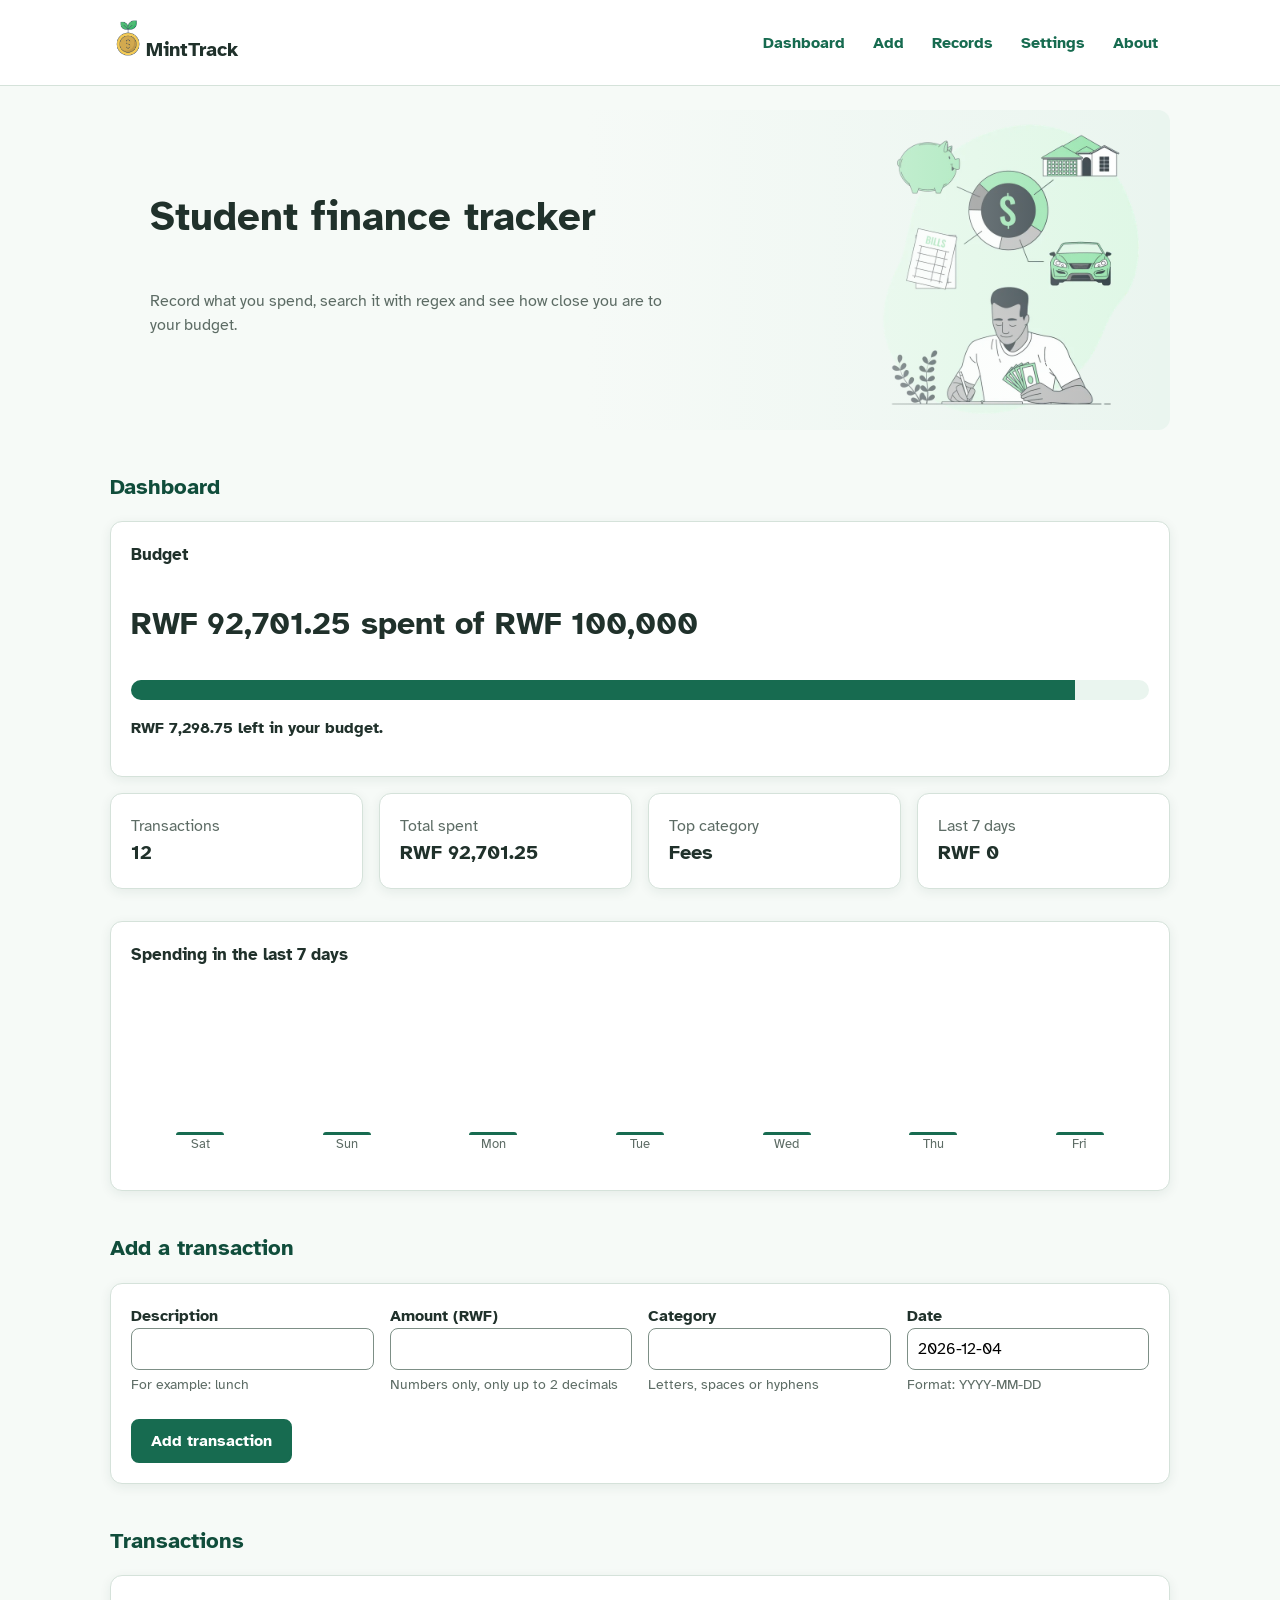
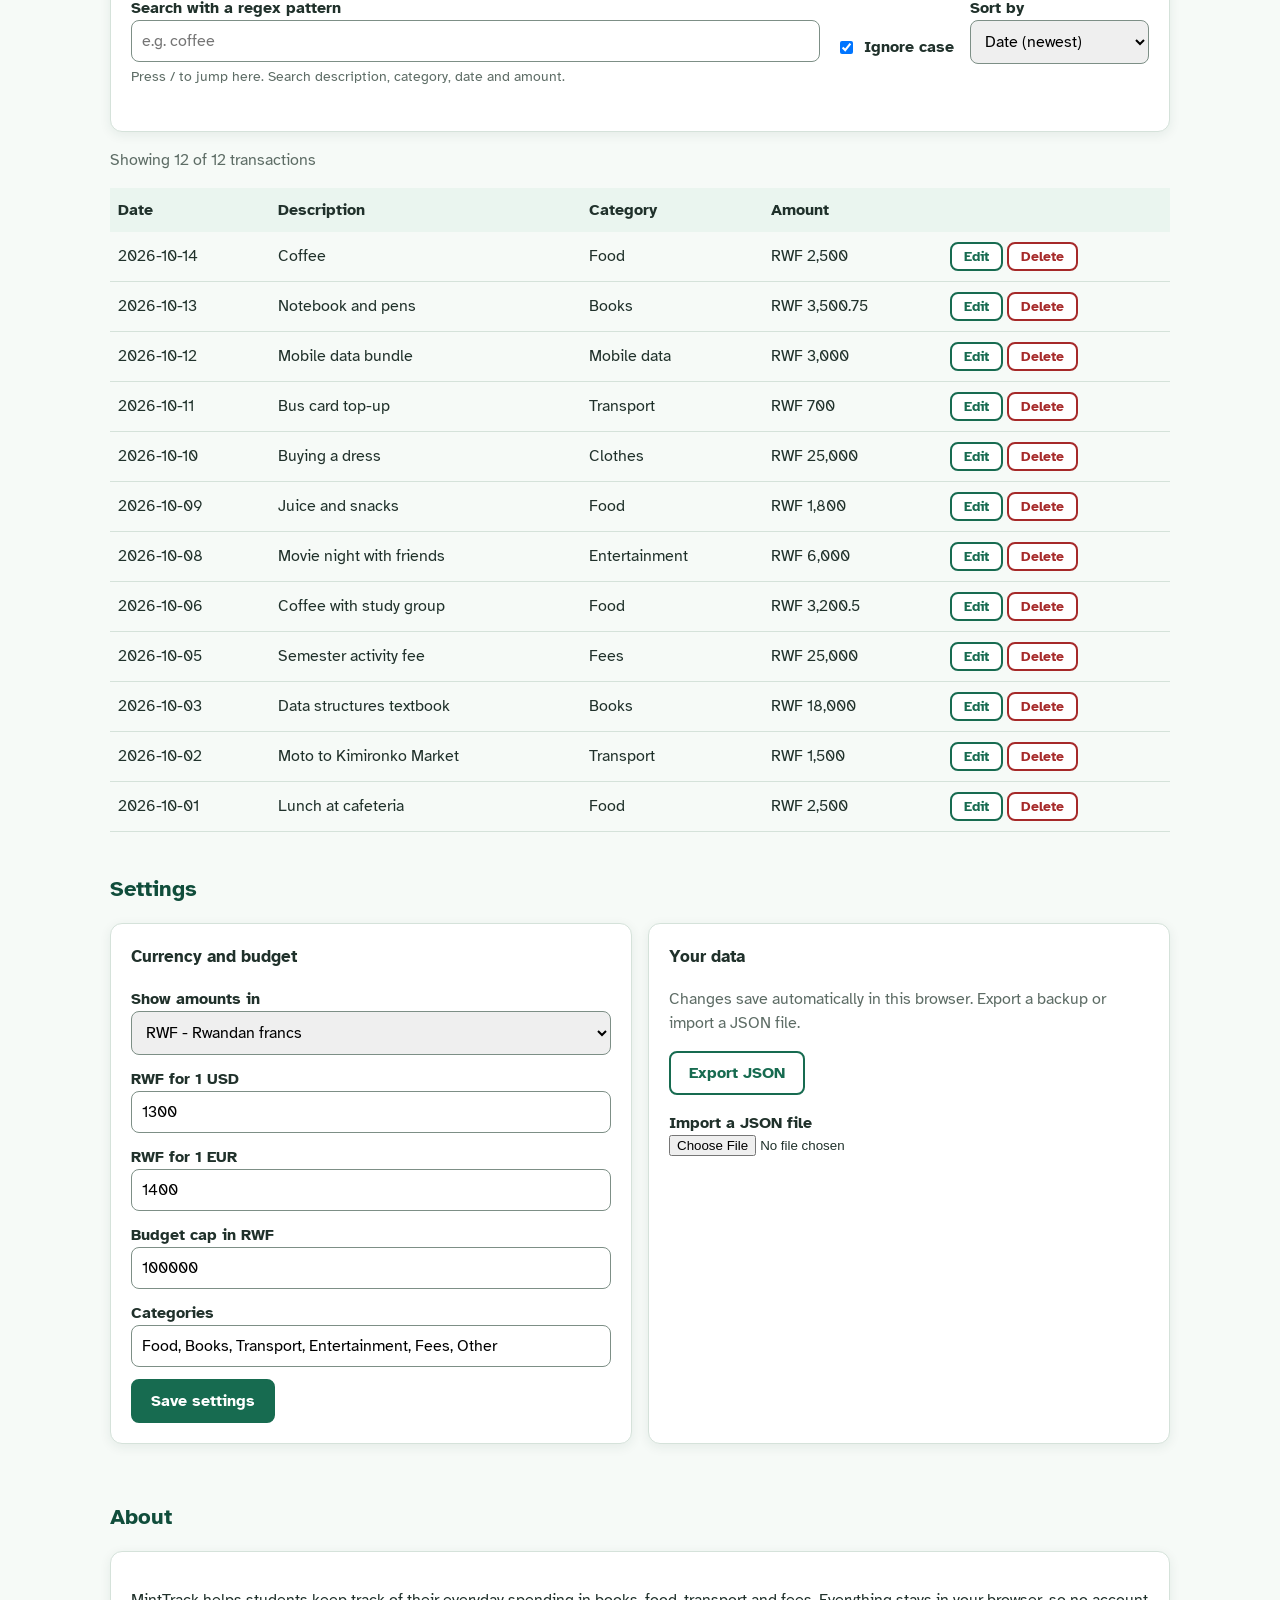
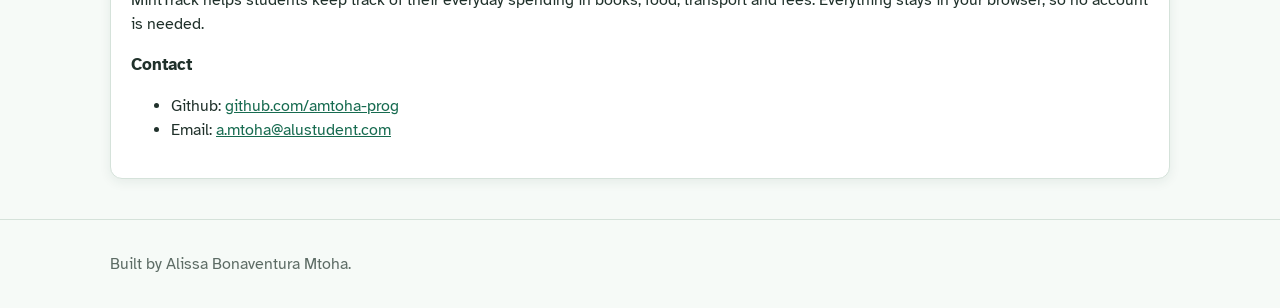
<file: index.html>
<!DOCTYPE html>
<html lang="en">

<head>
  <meta charset="UTF-8">
  <meta name="viewport" content="width=device-width, initial-scale=1">
  <meta name="description" content="MintTrack helps students record spending and stay under budget.">
  <title>MintTrack - Student Finance Tracker</title>
  <link rel="stylesheet"
    href="https://fonts.googleapis.com/css2?family=Atkinson+Hyperlegible:wght@400;700&display=swap">
  <link rel="stylesheet" href="styles/main.css">
  <link rel="icon" href="assets/favicon.png" type="image/png">

  <script src="scripts/validator.js" defer></script>
  <script src="scripts/main.js" defer></script>
  <script src="scripts/events.js" defer></script>
</head>
<body>
  <a class="skip-link" href="#main"> Skip to main content</a>

  <header class="site-header">
    <div class="container header-inner">
      <p class="logo"><img class="logo-img" src="assets/logo.png" alt="" width= "36" height="36">MintTrack</p>
      <nav aria-label="Main">
        <ul class="nav-list">
          <li><a href="#dashboard">Dashboard</a></li>
          <li><a href="#add">Add</a></li>
          <li><a href="#records">Records</a></li>
          <li><a href="#settings">Settings</a></li>
          <li><a href="#about">About</a></li>
        </ul>
      </nav>
    </div>
  </header>

  <main id="main" class="container" tabindex="-1">
    <div class="hero">
      <h1>Student finance tracker</h1>
      <p class="muted">Record what you spend, search it with regex and see how close you are to your budget.</p>
    </div>

    <!--Dashboard-->
    <section id="dashboard" aria-labelledby="dashboard-title">
      <h2 id="dashboard-title">Dashboard</h2>
      <div class="card">
        <h3>Budget</h3>
        <p class="big" id="budget-text"></p>
        <div class="meter" aria-hidden="true">
          <div class="meter-fill" id="meter-fill"></div>
        </div>

        <p id="cap-polite" class="cap-msg" aria-live="polite"></p>
        <p id="cap-assertive" class="cap-msg over" aria-live="assertive"></p>
      </div>

      <ul class="stats">
        <li class="card"><span class="muted">Transactions</span> <strong id="stat-count">0</strong></li>
        <li class="card"><span class="muted">Total spent</span> <strong id="stat-total">0</strong></li>
        <li class="card"><span class="muted">Top category</span> <strong id="stat-top">None yet</strong></li>
        <li class="card"><span class="muted">Last 7 days</span> <strong id="stat-week">0</strong></li>
      </ul>

      <div class="card">
        <h3 id="chart-title">Spending in the last 7 days</h3>
        <ol class="chart" id="chart" aria-labelledby="chart-title"></ol>
      </div>
    </section>

    <!--Adding form-->
    <section id="add" aria-labelledby="add-title">
      <h2 id="add-title">Add a transaction</h2>
      <form id="record-form" class="card" novalidate>
        <div class="form-row">
          <div class="field">
            <label for="description">Description</label>
            <input id="description" name="description" type="text" autocomplete="off"
              aria-describedby="description-hint description-error">
            <p id="description-hint" class="hint">For example: lunch</p>
            <p id="description-error" class="error" aria-live="polite"></p>
          </div>

          <div class="field">
            <label for="amount">Amount (RWF)</label>
            <input id="amount" name="amount" type="text" inputmode="decimal" autocomplete="off"
              aria-describedby="amount-hint amount-error">
            <p id="amount-hint" class="hint">Numbers only, only up to 2 decimals</p>
            <p id="amount-error" class="error" aria-live="polite"></p>
          </div>
          <div class="field">
            <label for="category">Category</label>
            <input id="category" name="category" type="text" list="category-options" autocomplete="off"
              aria-describedby="category-hint category-error">
            <p id="category-hint" class="hint">Letters, spaces or hyphens</p>
            <p id="category-error" class="error" aria-live="polite"></p>
          </div>

          <div class="field">
            <label for="date">Date</label>
            <input id="date" name="date" type="text" placeholder="YYYY-MM-DD" autocomplete="off"
              aria-describedby="date-hint date-error">

            <p id="date-hint" class="hint">Format: YYYY-MM-DD</p>
            <p id="date-error" class="error" aria-live="polite"></p>
          </div>
        </div>
        <button type="submit" class="btn">Add transaction</button>
      </form>
      <datalist id="category-options"></datalist>
    </section>

    <!--Records-->

    <section id="records" aria-labelledby="records-title">
      <h2 id="records-title" tabindex="-1">Transactions</h2>
      <div class="card toolbar">
        <div class="field grow">
          <label for="search">Search with a regex pattern</label>

          <input id="search" type="search" autocomplete="off" spellcheck="false" placeholder="e.g. coffee"
            aria-describedby="search-hint search-error">
          <p id="search-hint" class="hint">Press / to jump here. Search description, category, date and amount.</p>
          <p id="search-error" class="error" aria-live="polite"></p>
        </div>
        <div class="check">
          <input id="ignore-case" type="checkbox" checked>
          <label for="ignore-case">Ignore case</label>
        </div>
        <div class="field">
          <label for="sort">Sort by</label>
          <select id="sort">
            <option value="date-new">Date (newest)</option>
            <option value="date-old">Date (oldest)</option>
            <option value="name-az">Description (A to Z)</option>
            <option value="name-za">Description (Z to A)</option>
            <option value="amount-high">Amount (highest)</option>
            <option value="amount-low">Amount (lowest)</option>
          </select>
        </div>
      </div>

      <p id="result-count" class="muted" role="status"></p>
      <p id="edit-error" class="error" aria-live="assertive"></p>
      <table class="records">
        <caption class="visually-hidden">Your transactions. Each row has edit and delete buttons.</caption>
        <thead>
          <tr>
            <th scope="col">Date</th>
            <th scope="col">Description</th>
            <th scope="col">Category</th>
            <th scope="col" class="num">Amount</th>
            <th scope="col"><span class="visually-hidden">Actions</span></th>
          </tr>
        </thead>
        <tbody id="records-body"></tbody>
      </table>
      <p id="empty-state" class="empty" hidden></p>
    </section>

    <!--Settings-->
    <section id="settings" aria-labelledby="settings-title">
      <h2 id="settings-title">Settings</h2>
      <div class="split">
        <form id="settings-form" class="card" novalidate>
          <h3>Currency and budget</h3>
          <div class="field">
            <label for="currency">Show amounts in</label>
            <select id="currency">
              <option value="RWF">RWF - Rwandan francs</option>
              <option value="USD">USD - US dollar</option>
              <option value="EUR">EUR - Euro</option>
            </select>
          </div>
          <div class="field">
            <label for="rate-usd">RWF for 1 USD</label>
            <input id="rate-usd" type="text" inputmode="decimal">
          </div>
          <div class="field">
            <label for="rate-eur">RWF for 1 EUR</label>
            <input id="rate-eur" type="text" inputmode="decimal">
          </div>
          <div class="field">
            <label for="cap">Budget cap in RWF</label>
            <input id="cap" type="text" inputmode="decimal">
          </div>
          <div class="field">
            <label for="categories">Categories</label>
            <input id="categories" type="text" autocomplete="off">
          </div>
          <p id="settings-error" class="error" aria-live="polite"></p>
          <button type="submit" class="btn">Save settings</button>
        </form>
        <div class="card">
          <h3>Your data</h3>
          <p class="muted">Changes save automatically in this browser. Export a backup or import a JSON file.</p>
          <button type="button" id="export-btn" class="btn light">Export JSON</button>
          <div class="field top-space">
            <label for="import-file">Import a JSON file</label>
            <input id="import-file" type="file" accept=".json,application/json">
          </div>
          <p id="data-msg" class="muted" role="status"></p>
        </div>
      </div>
    </section>

    <!--About-->
    <section id="about" aria-labelledby="about-title">
      <h2 id="about-title">About</h2>
      <div class="card">
        <p>MintTrack helps students keep track of their everyday spending in books, food, transport and fees. Everything
          stays in your browser, so no account is needed.</p>
        <h3>Contact</h3>
        <ul>
          <li>Github: <a href="https://github.com/amtoha-prog">github.com/amtoha-prog</a></li>
          <li>Email: <a href="mailto:a.mtoha@alustudent.com">a.mtoha@alustudent.com</a></li>
        </ul>
      </div>
    </section>
  </main>

  <footer class="site-footer">
    <div class="container">
      <p>Built by Alissa Bonaventura Mtoha.</p>
    </div>
  </footer>
  <div id="status" class="toast" role="status"></div>
</body>

</html>
</file>
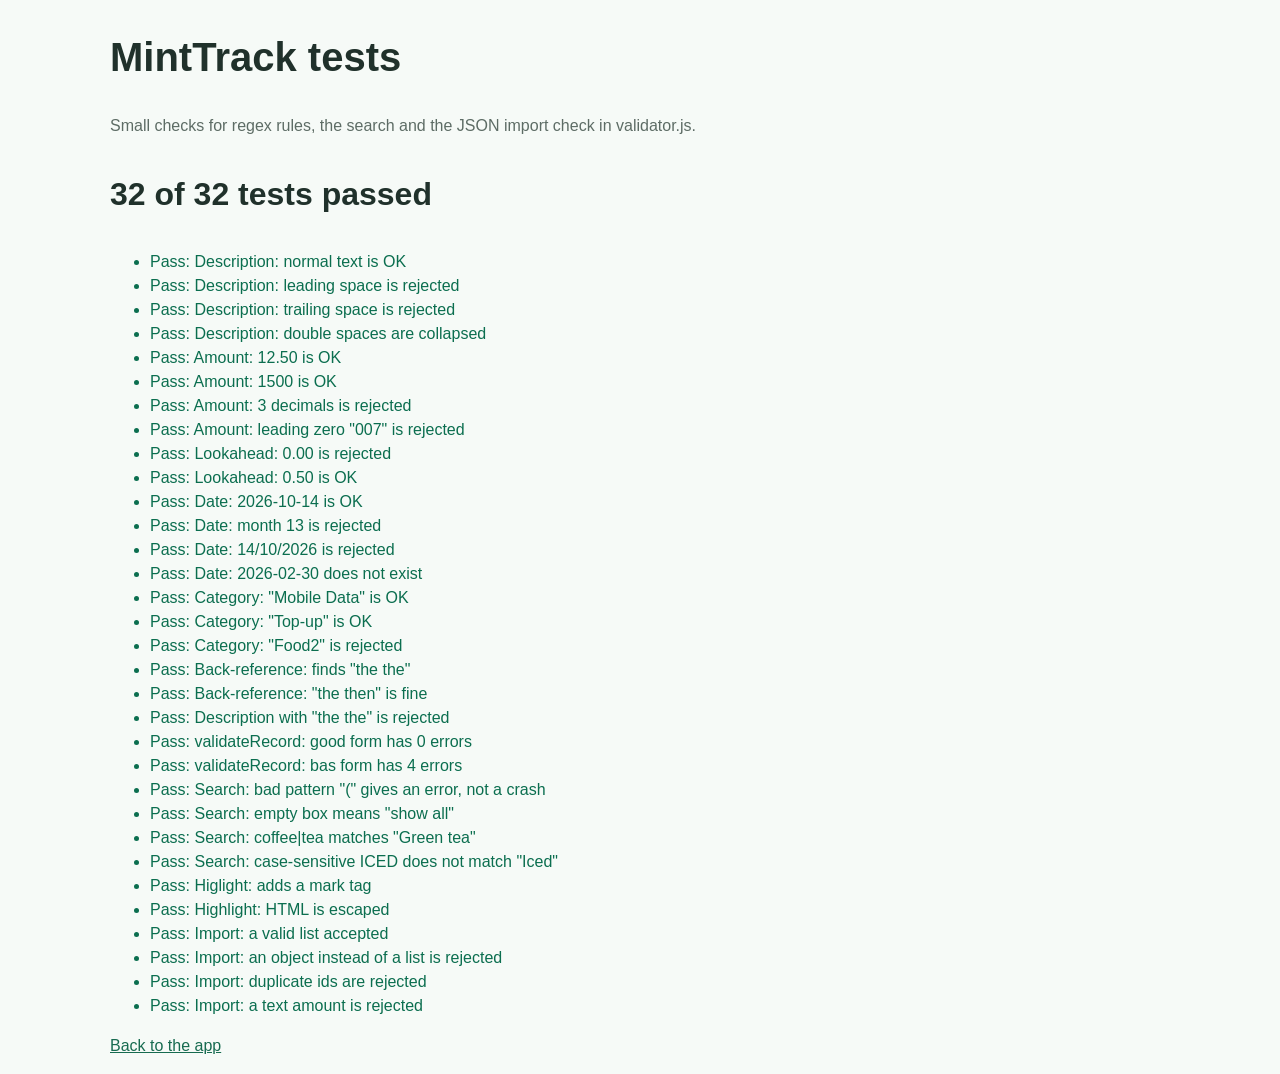
<file: tests.html>
<!DOCTYPE html>
<html lang="en">
<head>
  <meta charset="UTF-8">
  <meta name="viewport" content="width=device-width, initial-scale=1.0">
  <title>MintTrack - Tests</title>
  <link rel="stylesheet" href="styles/main.css">
  <style>
    .pass { color: #0b6e4f;}
    .fail { color: #a4262c; font-weight: bold; }
   </style> 
</head>
<body>
  <main class="container">
    <h1>MintTrack tests</h1>
    <p class="muted">Small checks for regex rules, the search and the JSON import check in validator.js.</p>
    <p id="summary" class="big" role="status">Running tests...</p>
    <ul id="results"></ul>
    <p><a href="index.html">Back to the app</a></p>
  </main>

  <script src="scripts/validator.js"></script>
  <script>
    // ----- A tiny test helper -----
    const results = [];

    function check(name, actual, expected) {
      results.push({ name: name, pass: actual === expected, actual: actual, expected: expected
      });
    }

    // ---- Rule 1: description ----
    check('Description: normal text is OK', validateDescription('Lunch at cafeteria'), '');
    check('Description: leading space is rejected', RULES.description.test(' Lunch'), false);
    check('Description: trailing space is rejected', RULES.description.test('Lunch '), false);
    check('Description: double spaces are collapsed', collapseSpaces('Lunch  at  cafe'), 'Lunch at cafe');


    //---- Rule 2 and 3: amount -----
    check('Amount: 12.50 is OK', validateAmount('12.50'), '');
    check('Amount: 1500 is OK', validateAmount('1500'), '');
    check('Amount: 3 decimals is rejected', RULES.amount.test('1.234'), false);
    check('Amount: leading zero "007" is rejected', RULES.amount.test('007'), false);
    check('Lookahead: 0.00 is rejected', RULES.notZero.test('0.00'), false);
    check('Lookahead: 0.50 is OK', RULES.notZero.test('0.50'), true);

    //---- Rule 4: date ----
    check('Date: 2026-10-14 is OK', validateDate('2026-10-14'), '');
    check('Date: month 13 is rejected', RULES.date.test('2026-13-01'), false);
    check('Date: 14/10/2026 is rejected', RULES.date.test('14/10/2026'), false);
    check('Date: 2026-02-30 does not exist', validateDate('2026-02-30'), 'That date does not exist.');

    //---- Rule 5: category ----
    check('Category: "Mobile Data" is OK', validateCategory('Mobile Data'), '');
    check('Category: "Top-up" is OK', validateCategory('Top-up'), '');
    check('Category: "Food2" is rejected', RULES.category.test('Food2'), false);

    //---- Rule 6: back-refrence ----
    check('Back-reference: finds "the the"', RULES.duplicateWord.test('Print the the report'), true);
    check('Back-reference: "the then" is fine',RULES.duplicateWord.test('the then'), false);
    check('Description with "the the" is rejected', validateDescription('Print the the report') !== '', true);

    //---- Whole form----
    const goodForm = { description: 'Bus fare', amount: '500', category: 'Transport', date: '2026-10-14' };
    const badForm = { description: ' Bus', amount: '0', category: 'Bus2', date: '2026/10/14'};
    check('validateRecord: good form has 0 errors', Object.keys(validateRecord(goodForm)).length, 0);
    check('validateRecord: bas form has 4 errors', Object.keys(validateRecord(badForm)).length, 4);


    //---- Search ----
    check('Search: bad pattern "(" gives an error, not a crash', compileRegex('(', true).error !== '', true);
    check('Search: empty box means "show all"', compileRegex('', true).regex, null);
    check('Search: coffee|tea matches "Green tea"', compileRegex('coffee|tea', true).regex.test('Green tea'), true);
    check('Search: case-sensitive ICED does not match "Iced"', compileRegex('ICED', false).regex.test('Iced'), false);
    check('Higlight: adds a mark tag', highlight('Iced coffee', /coffee/i), 'Iced <mark>coffee</mark>');
    check('Highlight: HTML is escaped', highlight('<b>tea</b>', /tea/), '&lt;b&gt;<mark>tea</mark>&lt;/b&gt;');

    //---- JSON import check ----
    const goodRecord = { id: 'rec_0001', description: 'Iced coffee', amount: 2000, category: 'Food',
      date: '2026-10-14', createdAt: '2026-10-14T09:00:00Z', updatedAt: '2026-10-14T09:00:00Z'};
    check('Import: a valid list accepted', validateImport([goodRecord]), '');
    check('Import: an object instead of a list is rejected', validateImport({}) !== '', true);
    check('Import: duplicate ids are rejected', validateImport([goodRecord, goodRecord]).includes('repeats the id'), true);  
    check('Import: a text amount is rejected', validateImport([{ ...goodRecord, amount: '2000'}]).includes('bad amount'), true);

    //---- Show the results on the page ----
    const passed = results.filter((r) => r.pass).length;
    document.getElementById('summary').textContent = passed + ' of ' + results.length + ' tests passed';
    document.getElementById('results').innerHTML = results.map((r) => {
      if (r.pass) return '<li class="pass">Pass: ' + escapeHtml(r.name) + '</li>';
      return '<li class="fail">Fail: ' + escapeHtml(r.name) + ' (expected ' + escapeHtml(JSON.stringify(r.expected)) + ', got ' + escapeHtml(JSON.stringify(r.actual)) + ')</li>';
    }).join('');
  </script>
</body>
</html>
</file>
<file: styles/main.css>
*, *::before, *::after { box-sizing: border-box; }

body{
  margin:0;
  font-family: "Atkinson Hyperlegible", Arial, sans-serif;
  line-height: 1.5;
  color: #20312b;
  background-color:#f6faf7;
}

h1{font-size: 28px;}
h2{font-size:22px; margin-top: 40px; color:#104d3b;}
h3{font-size:17px; margin-top: 0;}
a{color:#176b50;}
.muted{color:#5d6c65;}

.container{max-width:1100px; margin: 0 auto; padding: 0 16px;}

img{max-width: 100%; height: auto;}

.hero{
  margin-top: 24px;
  padding: 32px 20px;
  min-height: 260px;
  border-radius: 12px;
  display: flex;
  flex-direction: column;
  justify-content: center;
  background-color: #eaf5ef;
  background-image: linear-gradient(rgba(246, 250, 247, 0.88), rgba(246, 250, 247, 0.88)), url("../assets/manage-money.webp");
  background-repeat: no-repeat;
  background-position: center, right center;
  background-size: cover, contain;
}
.hero h1{margin-top: 0;}

/*----Accessibility----*/
:focus-visible{outline: 3px solid #20312b; outline-offset: 2px;}

.visually-hidden{
  position: absolute;
  width: 1px;
  height: 1px;
  margin: -1px;
  overflow: hidden;
  clip: rect(0 0 0 0);
  white-space: nowrap;
}

.skip-link{
  position: absolute;
  top: -100px;
  left: 16px;
  z-index: 100;
  padding: 10px 16px;
  color: #ffffff;
  background-color: #20312b;
}
.skip-link:focus {top: 0;}

/* -- Header and footer -- */
.site-header{background-color:#ffffff; border-bottom: 1px solid #d5e2da; }

.header-inner{display: flex; flex-direction:column;}

.logo{font-size: 20px; font-weight: bold;}

.logo-dot{display: inline-block; width: 14px; height: 14px; margin-right: 8px; border-radius: 50%; background-color: #63b68a;}

.nav-list{display: flex; flex-wrap: wrap; gap: 4px; margin: 0; padding: 0; list-style: none;}
.nav-list a{display: block; padding: 8px 12px; color: #176b50; font-weight: bold; text-decoration: none; border-radius: 6px;}
.nav-list a:hover {background-color:#eaf5ef;}

.site-footer{margin-top: 40px; padding: 16px 0; color:#5d6c65; border-top: 1px solid #d5e2da;}

/* --Cards and buttons-- */
.card{
  margin-bottom: 16px;
  padding: 20px;
  background-color: #ffffff;
  border: 1px solid #d5e2da;
  border-radius: 12px;
  box-shadow: 0 3px 12px rgba(24, 65, 47, 0.08);
}

.btn{
  padding:10px 18px;
  font-family:inherit;
  font-size: 16px;
  font-weight: bold;
  color:#ffffff;
  background-color:#176b50;
  border: 2px solid #176b50;
  border-radius: 8px;
  cursor: pointer;
  transition: background-color 0.2s;
}
.btn:hover{background-color:#104d3b;}

.btn.light{color:#176b50; background-color:#ffffff; border-color:#176b50;}
.btn.light:hover{background-color:#eaf5ef;}

.btn.red{color:#a62929; background-color: #ffffff; border-color:#a62929;}
.btn.red:hover{background-color: #fcecec;}

.btn.small{padding: 4px 12px; font-size: 14px;}

/* --Dashboard-- */
.big{font-size: 24px; font-weight: bold;}
.meter{height: 20px; background-color: #eaf5ef; border-radius: 20px; overflow: hidden;}

.meter-fill{
  width: 0;
  height: 100%;
  background-color: #176b50;
  transition: width 0.6s;
}
.meter-fill.over{background-color: #a62929;}

.cap-msg{ font-weight: bold;}
.cap-msg.over{ color: #a62929;}


.stats{display: flex; flex-wrap: wrap; gap: 0 16px; padding: 0; list-style: none;}
.stats li{display: flex; flex-direction: column; width: calc(50% - 8px);}
.stats strong{ font-size: 20px;}

.chart{ display: flex; align-items: flex-end; gap: 8px; height: 170px; padding: 0; list-style: none;}
.bar-item{ display: flex; flex-direction: column; align-items: center; flex: 1; height: 100%;}
.bar-track{display: flex; align-items: flex-end; justify-content: center; flex: 1; width: 100%;}
.bar-label{font-size: 13px; color:#5d6c65;}

.bar{
  width: 100%;
  max-width: 48px;
  min-height: 3px;
  background-color:#176b50;
  border-radius: 6px 6px 0 0;
  transform-origin: bottom;
  animation: grow 0.5s;
}
@keyframes grow{from{transform: scaleY(0);}to{transform: scaleY(1);}}

/* --Forms-- */
.form-row, .toolbar, .split{ display: flex; flex-direction: column;}

.field{ display: flex; flex-direction: column; margin-bottom: 12px;}
label{font-weight: bold;}

input[type="text"], input[type="search"], select{
  padding:10px;
  font-family: inherit;
  font-size: 16px;
  border: 1px solid #7d8f86;
  border-radius: 8px;
}

input[aria-invalid="true"] {border: 2px solid #a62929; background-color:#fcecec;}

.hint{margin: 4px 0; font-size: 14px; color: #5d6c65;}
.error{margin: 4px 0; font-size: 14px; font-weight: bold; color: #a62929;}
.check{display: flex; align-items: center; gap: 8px; margin-bottom: 12px;}
.top-space{ margin-top: 16px;}

/* --Transactions: cards on phones-- */
.records{ width: 100%; border-collapse: collapse;}
.records thead{display: none;}

.records tr{
  display: block;
  margin-bottom: 12px;
  padding: 12px;
  background-color:#ffffff;
  border: 1px solid #d5e2da;
  border-radius: 10px;
}

.records td{display: flex; justify-content: space-between; padding: 4px 0;}
.records td::before{content: attr(data-label); font-weight: bold;}
.records td.actions{justify-content: flex-end; gap: 8px;}
.records td.actions::before{content: none;}
.records input{width: 100%; max-width: 14rem;}


mark{ color: #20312b; background-color: #ffe28a;}

.empty{padding: 24px; text-align: center; border: 2px dashed #d5e2da;}

/* --Message box-- */
.toast{
  position: fixed;
  bottom: 16px;
  left: 16px;
  padding: 12px 20px;
  color: #ffffff;
  background-color: #20312b;
  border-radius: 8px;
  opacity: 0;
  transition: opacity 0.3s;
}
.toast.show{opacity: 1;}

@media (min-width: 360px){
  h1{font-size: 32px;}
  .container{padding: 0 20px;}
}


@media (min-width: 768px){
  .header-inner{flex-direction: row; justify-content: space-between; align-items: center;}
  .form-row, .toolbar, .split{flex-direction: row; gap: 16px;}
  .split > *{flex: 1;}
  .stats li{width: calc(25% - 12px);}
  .grow{flex: 1;}
  .hero{
    min-height: 320px;
    padding: 40px;
    background-image: linear-gradient(to right, #f6faf7 45%, rgba(246, 250, 247, 0)), url("../assets/manage-money.webp");
  }
  .hero h1, .hero p{max-width: 55%;}
}

@media(min-width: 1024px){
  h1{font-size: 40px;}
  .big{font-size: 32px;}
  .form-row .field{width: calc(25% - 12px);}

  .records thead{display: table-header-group;}
  .records th{padding: 10px 8px; text-align: left; background-color: #eaf5ef;}
  .records tr{display: table-row; margin: 0; padding: 0; background: none; border: 0; border-radius: 0;}
  .records td{display: table-cell; padding: 10px 8px; border-bottom: 1px solid #d5e2da;}
  .records td::before{content: none;}
}

@media (prefers-reduced-motion: reduce){
  *{animation: none !important; transition: none !important;}
}
</file>
